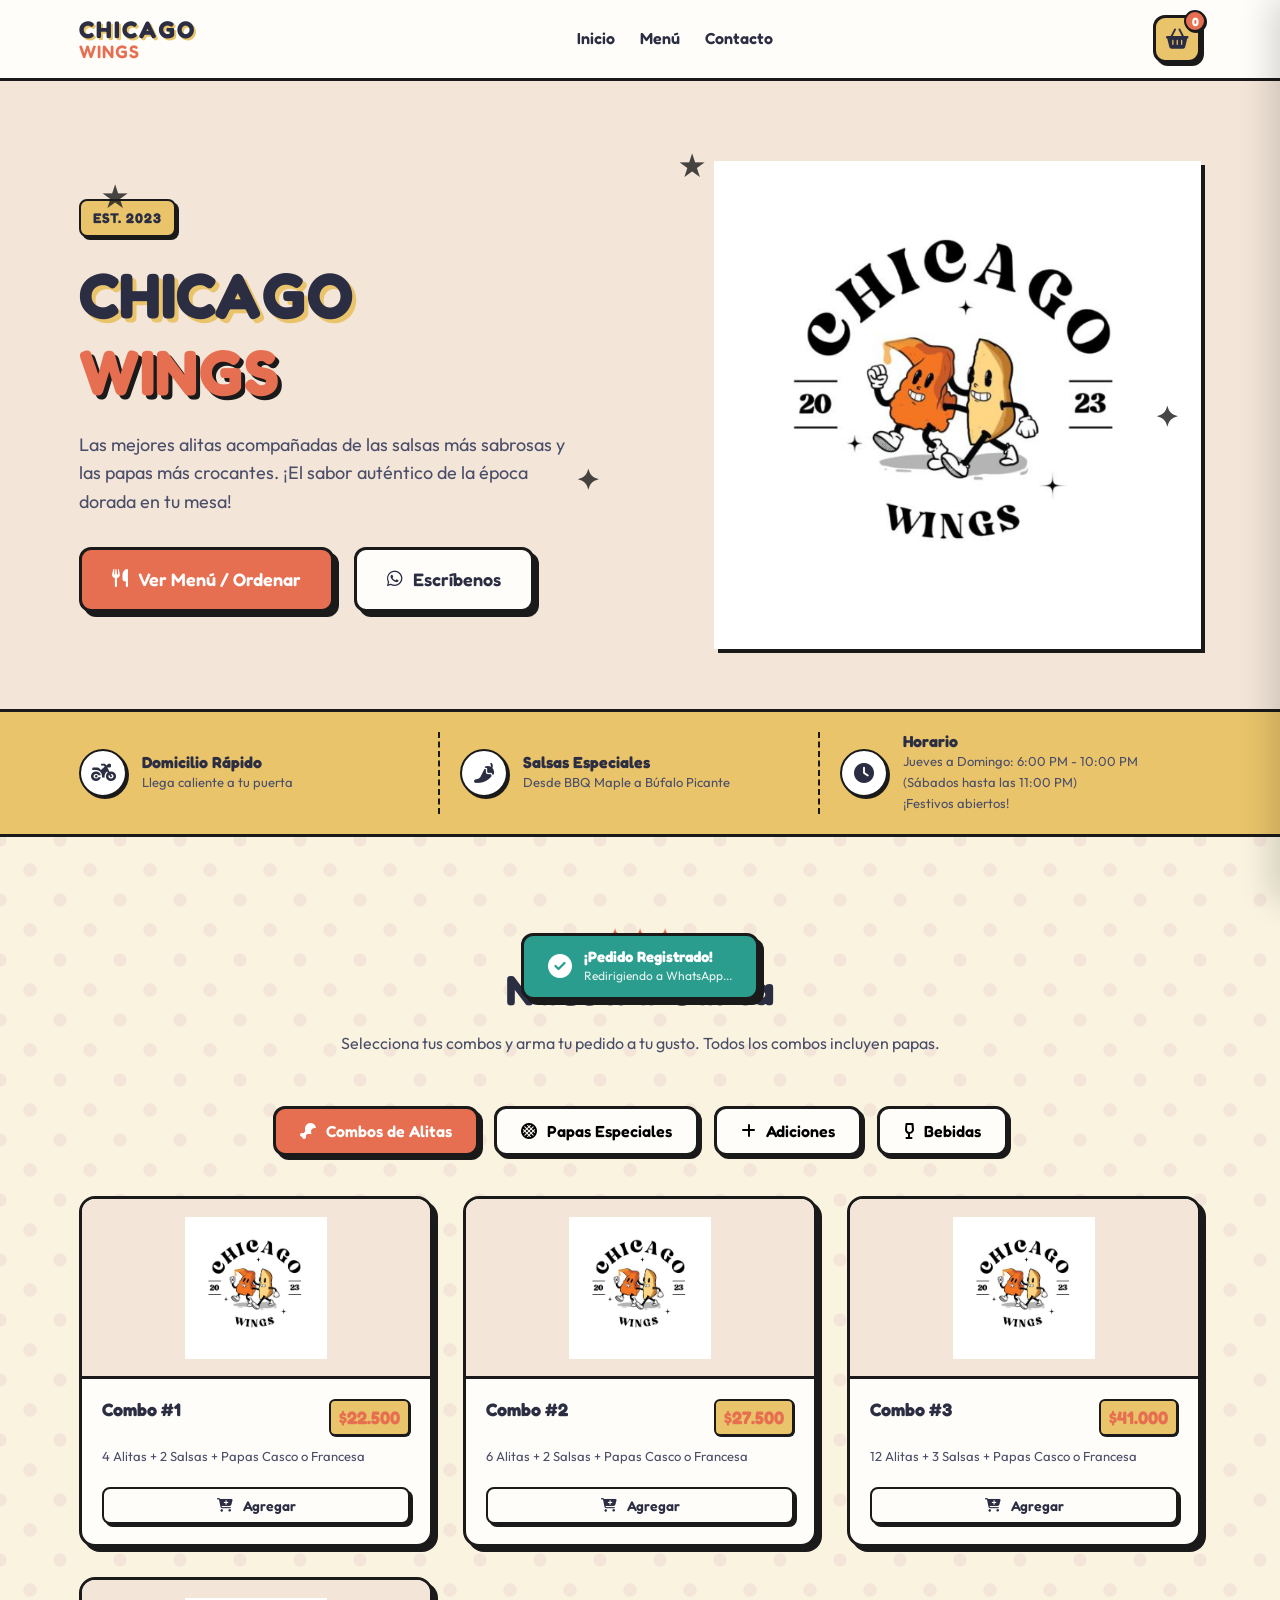
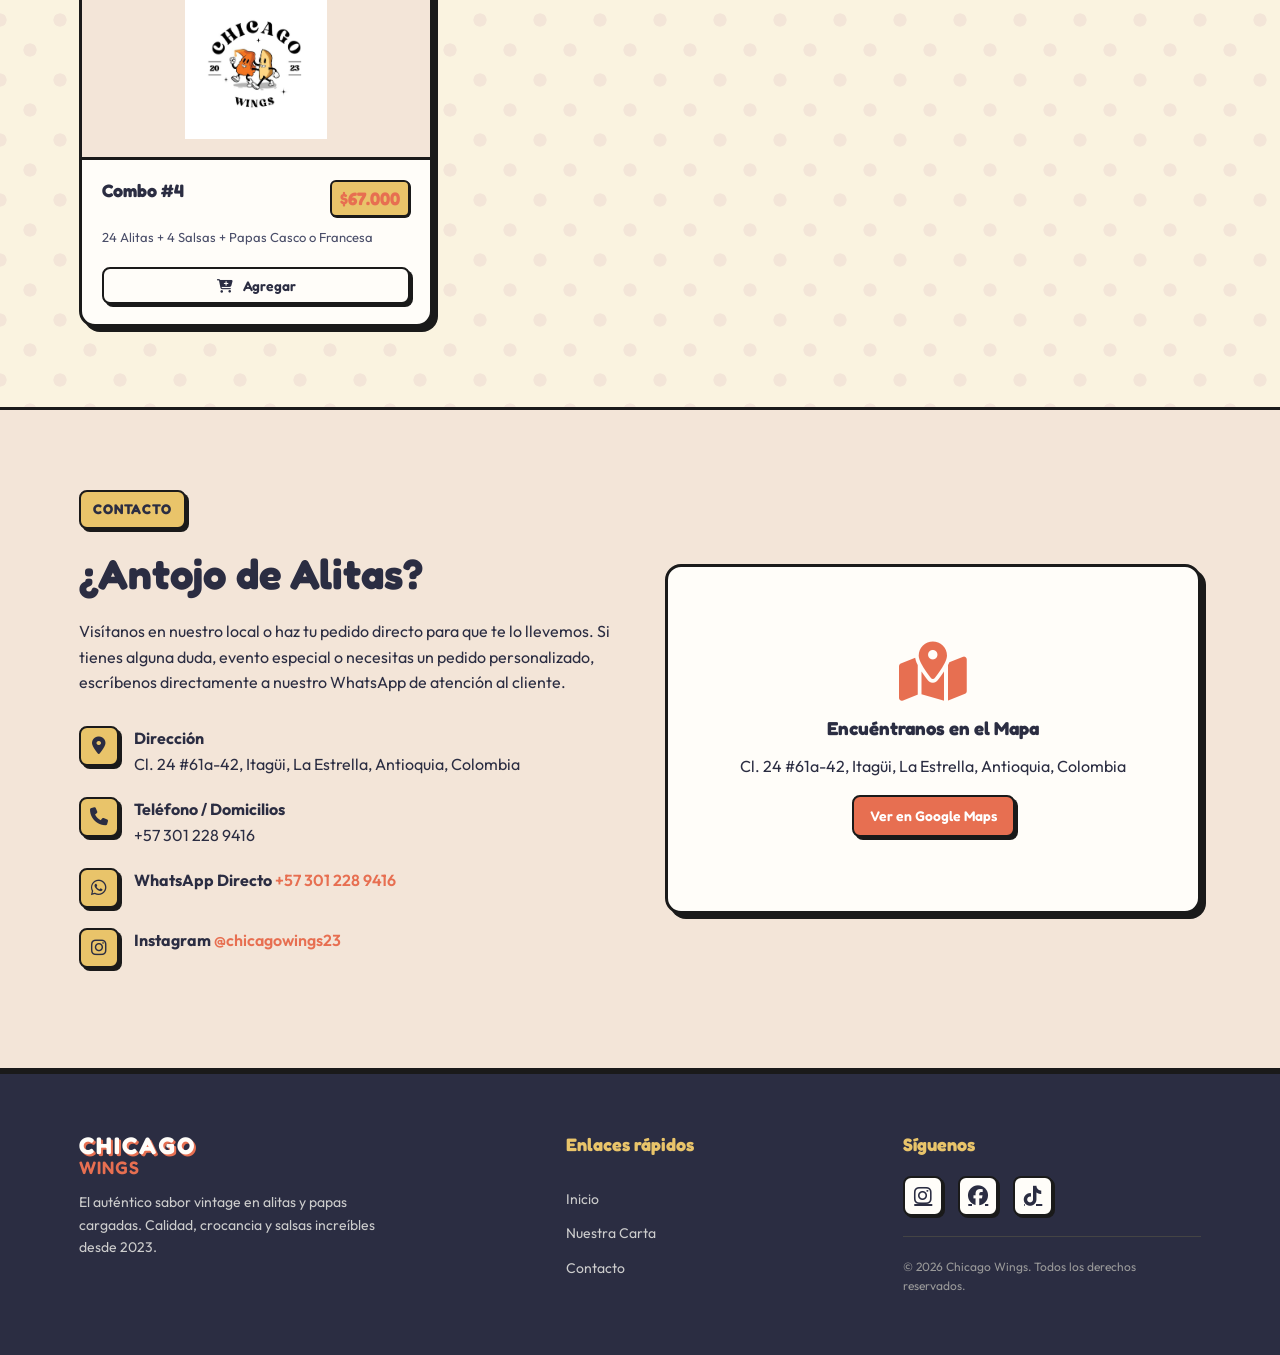
<file: public/index.html>
<!DOCTYPE html>
<html lang="es">
<head>
  <meta charset="UTF-8">
  <meta name="viewport" content="width=device-width, initial-scale=1.0">
  <title>Chicago Wings - Alitas y Papas Vintage</title>
  <!-- SEO Meta Tags -->
  <meta name="description" content="Pide las mejores alitas y papas con el auténtico estilo y sabor de Chicago Wings. Haz tu pedido en línea y recíbelo por WhatsApp.">
  <meta name="keywords" content="alitas, papas, salchipapa, chicago wings, comida rapida, pedir alitas, bogota">
  
  <!-- Google Fonts -->
  <link rel="preconnect" href="https://fonts.googleapis.com">
  <link rel="preconnect" href="https://fonts.gstatic.com" crossorigin>
  <link href="https://fonts.googleapis.com/css2?family=Fredoka:wght@400;600;700&family=Outfit:wght@300;400;500;700&display=swap" rel="stylesheet">
  
  <!-- FontAwesome Icons -->
  <link rel="stylesheet" href="https://cdnjs.cloudflare.com/ajax/libs/font-awesome/6.4.0/css/all.min.css">
  
  <!-- Custom Styles -->
  <link rel="stylesheet" href="css/style.css">
</head>
<body>
  <!-- Header / Navigation -->
  <header class="header">
    <div class="container nav-container">
      <a href="#" class="logo">
        <span class="logo-wings">CHICAGO</span>
        <span class="logo-text">WINGS</span>
      </a>
      <nav class="nav-menu" id="nav-menu">
        <a href="#hero" class="nav-link">Inicio</a>
        <a href="#menu-seccion" class="nav-link">Menú</a>
        <a href="#nosotros" class="nav-link">Contacto</a>
      </nav>
      <div class="nav-actions">
        <button class="cart-toggle-btn" id="cart-toggle-btn">
          <i class="fa-solid fa-shopping-basket"></i>
          <span class="cart-badge" id="cart-badge">0</span>
        </button>
        <button class="mobile-menu-btn" id="mobile-menu-btn">
          <i class="fa-solid fa-bars"></i>
        </button>
      </div>
    </div>
  </header>

  <!-- Hero Section (Portada) -->
  <section class="hero" id="hero">
    <div class="decorations">
      <div class="star star-1">★</div>
      <div class="star star-2">✦</div>
      <div class="star star-3">★</div>
      <div class="star star-4">✦</div>
    </div>
    
    <div class="container hero-container">
      <div class="hero-content">
        <div class="badge-vintage">EST. 2023</div>
        <h1 class="hero-title">CHICAGO <br><span class="highlight">WINGS</span></h1>
        <p class="hero-subtitle">Las mejores alitas acompañadas de las salsas más sabrosas y las papas más crocantes. ¡El sabor auténtico de la época dorada en tu mesa!</p>
        <div class="hero-actions">
          <a href="#menu-seccion" class="btn btn-primary btn-large">
            <i class="fa-solid fa-utensils"></i> Ver Menú / Ordenar
          </a>
          <a href="https://wa.me/573012289416" target="_blank" class="btn btn-outline btn-large">
            <i class="fa-brands fa-whatsapp"></i> Escríbenos
          </a>
        </div>
      </div>
      <div class="hero-image-wrapper">
        <div class="hero-image-bg"></div>
        <img src="assets/hero.png" alt="Chicago Wings Mascotas" class="hero-image">
      </div>
    </div>
  </section>

  <!-- Info Banner -->
  <section class="info-banner">
    <div class="container info-grid">
      <div class="info-item">
        <div class="info-icon"><i class="fa-solid fa-motorcycle"></i></div>
        <div>
          <h3>Domicilio Rápido</h3>
          <p>Llega caliente a tu puerta</p>
        </div>
      </div>
      <div class="info-item">
        <div class="info-icon"><i class="fa-solid fa-pepper-hot"></i></div>
        <div>
          <h3>Salsas Especiales</h3>
          <p>Desde BBQ Maple a Búfalo Picante</p>
        </div>
      </div>
      <div class="info-item">
        <div class="info-icon"><i class="fa-solid fa-clock"></i></div>
        <div>
          <h3>Horario</h3>
          <p>Jueves a Domingo: 6:00 PM - 10:00 PM<br>(Sábados hasta las 11:00 PM)<br>¡Festivos abiertos!</p>
        </div>
      </div>
    </div>
  </section>

  <!-- Menu Section -->
  <section class="menu-seccion" id="menu-seccion">
    <div class="container">
      <div class="section-header">
        <div class="star-divider">✦ ✦ ✦</div>
        <h2 class="section-title">Nuestra Carta</h2>
        <p class="section-desc">Selecciona tus combos y arma tu pedido a tu gusto. Todos los combos incluyen papas.</p>
      </div>

      <!-- Category Filter Tabs -->
      <div class="menu-tabs">
        <button class="tab-btn active" data-category="alitas">
          <i class="fa-solid fa-drumstick-bite"></i> Combos de Alitas
        </button>
        <button class="tab-btn" data-category="papas">
          <i class="fa-solid fa-stroopwafel"></i> Papas Especiales
        </button>
        <button class="tab-btn" data-category="adiciones">
          <i class="fa-solid fa-plus"></i> Adiciones
        </button>
        <button class="tab-btn" data-category="bebidas">
          <i class="fa-solid fa-wine-glass-empty"></i> Bebidas
        </button>
      </div>

      <!-- Menu Grid -->
      <div class="menu-grid" id="menu-grid">
        <!-- Javascript will populate items here -->
      </div>
    </div>
  </section>

  <!-- Contact Section -->
  <section class="nosotros" id="nosotros">
    <div class="container grid-2">
      <div class="nosotros-info">
        <div class="badge-vintage">CONTACTO</div>
        <h2 class="section-title text-left">¿Antojo de Alitas?</h2>
        <p>Visítanos en nuestro local o haz tu pedido directo para que te lo llevemos. Si tienes alguna duda, evento especial o necesitas un pedido personalizado, escríbenos directamente a nuestro WhatsApp de atención al cliente.</p>
        
        <ul class="contact-list">
          <li>
            <span class="icon-wrap"><i class="fa-solid fa-location-dot"></i></span>
            <div>
              <strong>Dirección</strong>
              <p>Cl. 24 #61a-42, Itagüi, La Estrella, Antioquia, Colombia</p>
            </div>
          </li>
          <li>
            <span class="icon-wrap"><i class="fa-solid fa-phone"></i></span>
            <div>
              <strong>Teléfono / Domicilios</strong>
              <p>+57 301 228 9416</p>
            </div>
          </li>
          <li>
            <span class="icon-wrap"><i class="fa-brands fa-whatsapp"></i></span>
            <div>
              <strong>WhatsApp Directo</strong>
              <a href="https://wa.me/573012289416" target="_blank">+57 301 228 9416</a>
            </div>
          </li>
          <li>
            <span class="icon-wrap"><i class="fa-brands fa-instagram"></i></span>
            <div>
              <strong>Instagram</strong>
              <a href="https://www.instagram.com/chicagowings23/profilecard/?igsh=MTZvdDN2dHU2b2VrZQ==" target="_blank">@chicagowings23</a>
            </div>
          </li>
        </ul>
      </div>
      <div class="nosotros-map">
        <div class="vintage-card map-card">
          <div class="map-placeholder">
            <i class="fa-solid fa-map-location-dot map-icon"></i>
            <h3>Encuéntranos en el Mapa</h3>
            <p>Cl. 24 #61a-42, Itagüi, La Estrella, Antioquia, Colombia</p>
            <a href="https://www.google.com/maps/search/?api=1&query=Cl.+24+%2361a-42%2C+Itag%C3%BCi%2C+La+Estrella%2C+Antioquia%2C+Colombia" target="_blank" class="btn btn-primary btn-small">Ver en Google Maps</a>
          </div>
        </div>
      </div>
    </div>
  </section>

  <!-- Footer -->
  <footer class="footer">
    <div class="container footer-grid">
      <div class="footer-brand">
        <a href="#" class="logo">
          <span class="logo-wings">CHICAGO</span>
          <span class="logo-text">WINGS</span>
        </a>
        <p>El auténtico sabor vintage en alitas y papas cargadas. Calidad, crocancia y salsas increíbles desde 2023.</p>
      </div>
      <div class="footer-links">
        <h3>Enlaces rápidos</h3>
        <a href="#hero">Inicio</a>
        <a href="#menu-seccion">Nuestra Carta</a>
        <a href="#nosotros">Contacto</a>
      </div>
      <div class="footer-social">
        <h3>Síguenos</h3>
        <div class="social-icons">
          <a href="https://www.instagram.com/chicagowings23/profilecard/?igsh=MTZvdDN2dHU2b2VrZQ==" target="_blank"><i class="fa-brands fa-instagram"></i></a>
          <a href="#"><i class="fa-brands fa-facebook"></i></a>
          <a href="#"><i class="fa-brands fa-tiktok"></i></a>
        </div>
        <p class="copyright">&copy; 2026 Chicago Wings. Todos los derechos reservados.</p>
      </div>
    </div>
  </footer>

  <!-- Shopping Cart Drawer -->
  <div class="cart-drawer-overlay" id="cart-drawer-overlay"></div>
  <div class="cart-drawer" id="cart-drawer">
    <div class="cart-header">
      <h2><i class="fa-solid fa-shopping-basket"></i> Tu Pedido</h2>
      <button class="cart-close-btn" id="cart-close-btn">&times;</button>
    </div>
    
    <div class="cart-body" id="cart-body">
      <!-- Items will render here -->
      <div class="empty-cart" id="empty-cart">
        <i class="fa-solid fa-folder-open empty-icon"></i>
        <p>Tu carrito está vacío.</p>
        <a href="#menu-seccion" class="btn btn-primary btn-small" id="go-to-menu-btn">Ver la carta</a>
      </div>
      <div class="cart-items" id="cart-items-container"></div>
    </div>
    
    <!-- Checkout Form Section (visible only when cart has items) -->
    <div class="cart-footer" id="cart-footer" style="display: none;">
      <div class="cart-totals">
        <div class="totals-row">
          <span>Subtotal</span>
          <span id="cart-subtotal">$0</span>
        </div>
        <div class="totals-row">
          <span>Envío</span>
          <span id="cart-shipping">$4.000</span>
        </div>
        <div class="totals-row total-final">
          <span>Total</span>
          <span id="cart-total">$0</span>
        </div>
      </div>
      
      <form class="checkout-form" id="checkout-form">
        <h3>Datos de Entrega</h3>
        
        <div class="form-group">
          <label for="cust-name">Nombre completo *</label>
          <input type="text" id="cust-name" placeholder="Ej. Juan Pérez" required>
        </div>
        
        <div class="form-group">
          <label for="cust-phone">WhatsApp / Celular *</label>
          <input type="tel" id="cust-phone" placeholder="Ej. 3201234567" required>
        </div>

        <div class="form-group">
          <label>Tipo de Servicio *</label>
          <div class="radio-group">
            <label class="radio-label">
              <input type="radio" name="delivery-type" value="domicilio" checked required>
              Domicilio
            </label>
            <label class="radio-label">
              <input type="radio" name="delivery-type" value="recoger">
              Recoger en local
            </label>
          </div>
        </div>
        
        <div class="form-group" id="address-group">
          <label for="cust-address">Dirección de Entrega *</label>
          <input type="text" id="cust-address" placeholder="Ej. Calle 10 # 5-20 Apto 302">
          <span style="font-size: 11px; color: var(--color-primary); display: block; margin-top: 6px; font-weight: 500; line-height: 1.3;">
            <i class="fa-solid fa-circle-info"></i> El costo del envío te lo dará un asesor por WhatsApp apenas envíes el pedido.
          </span>
        </div>
        
        <div class="form-group">
          <label>Método de Pago *</label>
          <div style="background: #fdfdfd; border: 1px dashed var(--color-primary); padding: 12px; border-radius: 6px; font-size: 12px; color: var(--color-dark); display: flex; align-items: flex-start; gap: 8px; box-sizing: border-box; text-align: left;">
            <i class="fa-solid fa-credit-card" style="color: var(--color-primary); font-size: 16px; margin-top: 2px;"></i>
            <div>
              <strong style="display: block; margin-bottom: 2px;">Coordinado por WhatsApp</strong>
              <span style="font-size: 11px; color: var(--color-dark-muted); line-height: 1.3; display: block;">
                Los detalles de pago (transferencia a Nequi/Bancolombia o efectivo) se acordarán directamente con el asesor al enviar tu pedido.
              </span>
            </div>
          </div>
          <!-- Campo oculto para mantener compatibilidad con la lectura en JS -->
          <input type="hidden" id="payment-method" value="Acordar por WhatsApp">
        </div>
        
        <button type="submit" class="btn btn-primary btn-block btn-large checkout-submit-btn" id="checkout-submit-btn">
          <i class="fa-brands fa-whatsapp"></i> Confirmar y Enviar por WhatsApp
        </button>
      </form>
    </div>
  </div>

  <!-- Modal for Customization (Combo / Potato sauces selection) -->
  <div class="modal-overlay" id="custom-modal-overlay"></div>
  <div class="modal" id="custom-modal">
    <div class="modal-header">
      <h2 id="modal-title">Personaliza tu producto</h2>
      <button class="modal-close-btn" id="modal-close-btn">&times;</button>
    </div>
    <div class="modal-body" id="modal-body">
      <!-- Generated dynamically based on the product -->
    </div>
    <div class="modal-footer">
      <button class="btn btn-outline" id="modal-cancel-btn">Cancelar</button>
      <button class="btn btn-primary" id="modal-confirm-btn">Agregar al carrito</button>
    </div>
  </div>

  <!-- Order Success Notification Toast -->
  <div class="toast" id="toast">
    <i class="fa-solid fa-circle-check"></i>
    <div class="toast-content">
      <h4>¡Pedido Registrado!</h4>
      <p>Redirigiendo a WhatsApp...</p>
    </div>
  </div>



  <!-- JS Scripts -->
  <script src="js/app.js"></script>
</body>
</html>
</file>
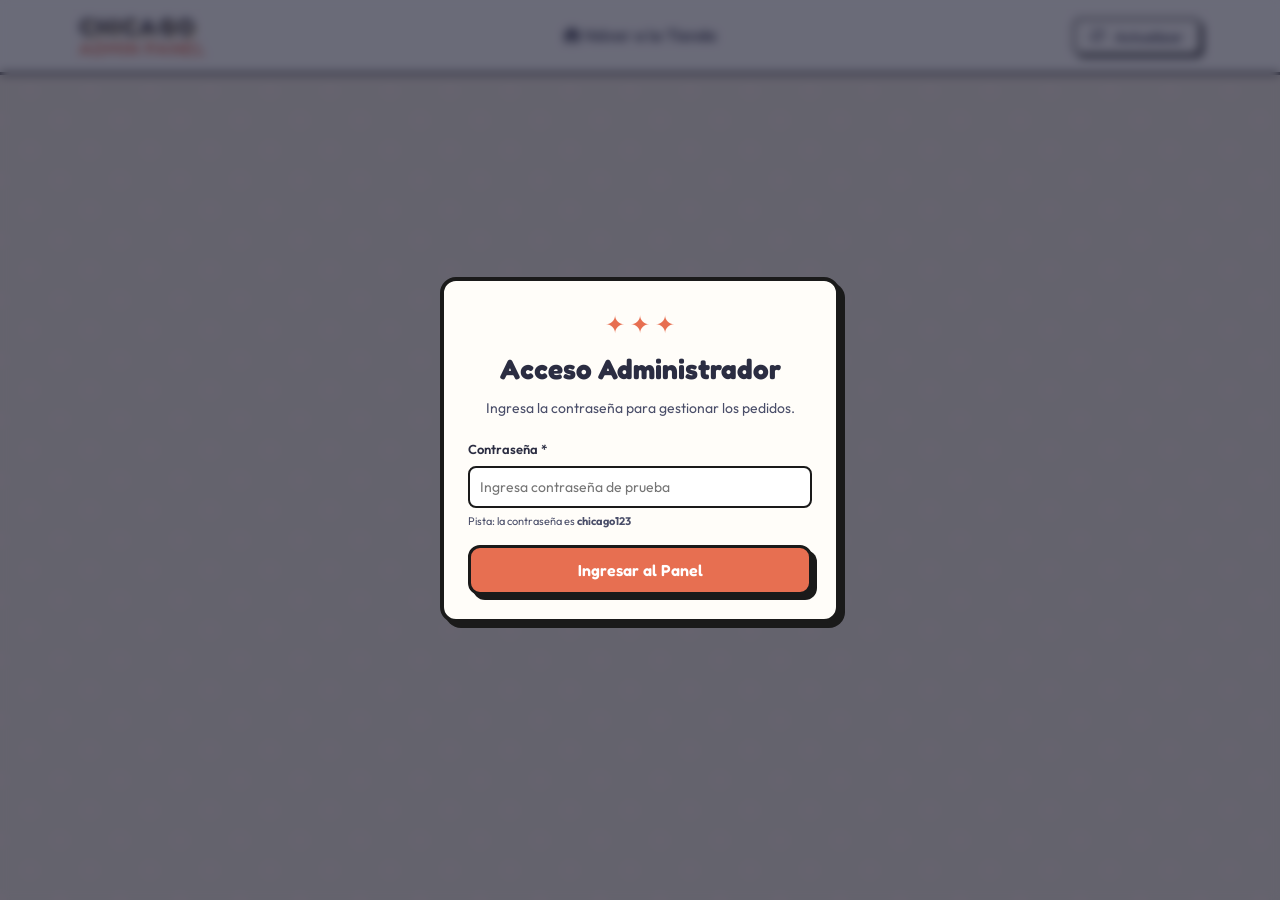
<file: public/admin.html>
<!DOCTYPE html>
<html lang="es">
<head>
  <meta charset="UTF-8">
  <meta name="viewport" content="width=device-width, initial-scale=1.0">
  <title>Panel de Control - Chicago Wings Admin</title>
  
  <!-- Google Fonts -->
  <link rel="preconnect" href="https://fonts.googleapis.com">
  <link rel="preconnect" href="https://fonts.gstatic.com" crossorigin>
  <link href="https://fonts.googleapis.com/css2?family=Fredoka:wght@400;600;700&family=Outfit:wght@300;400;500;700&display=swap" rel="stylesheet">
  
  <!-- FontAwesome Icons -->
  <link rel="stylesheet" href="https://cdnjs.cloudflare.com/ajax/libs/font-awesome/6.4.0/css/all.min.css">
  
  <!-- Custom Styles -->
  <link rel="stylesheet" href="css/style.css">
  <link rel="stylesheet" href="css/admin.css">
</head>
<body class="admin-body">
  
  <!-- Navigation Header -->
  <header class="header">
    <div class="container nav-container">
      <a href="index.html" class="logo">
        <span class="logo-wings">CHICAGO</span>
        <span class="logo-text">ADMIN PANEL</span>
      </a>
      <nav class="nav-menu">
        <a href="index.html" class="nav-link"><i class="fa-solid fa-house"></i> Volver a la Tienda</a>
      </nav>
      <div class="nav-actions">
        <button class="btn btn-outline btn-small" id="refresh-orders-btn">
          <i class="fa-solid fa-arrows-rotate"></i> Actualizar
        </button>
      </div>
    </div>
  </header>

  <!-- Login Overlay (Simple Security Demonstration) -->
  <div class="login-overlay active" id="login-overlay">
    <div class="vintage-card login-card">
      <div class="star-divider">✦ ✦ ✦</div>
      <h2>Acceso Administrador</h2>
      <p>Ingresa la contraseña para gestionar los pedidos.</p>
      
      <form id="login-form">
        <div class="form-group" style="text-align: left;">
          <label for="admin-pass">Contraseña *</label>
          <input type="password" id="admin-pass" placeholder="Ingresa contraseña de prueba" required>
          <span style="font-size: 11px; color: var(--color-dark-muted); margin-top: 5px; display: block;">Pista: la contraseña es <strong>chicago123</strong></span>
        </div>
        <button type="submit" class="btn btn-primary btn-block">Ingresar al Panel</button>
      </form>
    </div>
  </div>

  <!-- Admin Main Dashboard -->
  <main class="container admin-dashboard" style="display: none;" id="admin-dashboard-content">
    <div class="dashboard-header">
      <div>
        <h1 class="dashboard-title">Monitoreo de Pedidos</h1>
        <p class="dashboard-subtitle">Visualiza y gestiona las órdenes de Chicago Wings en tiempo real.</p>
      </div>
      <div class="stats-cards">
        <div class="stat-mini-card">
          <span class="stat-num" id="stat-pending">0</span>
          <span class="stat-label">Pendientes</span>
        </div>
        <div class="stat-mini-card" style="background-color: var(--color-secondary);">
          <span class="stat-num" id="stat-preparing">0</span>
          <span class="stat-label">Preparando</span>
        </div>
        <div class="stat-mini-card" style="background-color: var(--color-success); color: white;">
          <span class="stat-num" id="stat-delivered" style="color: white;">0</span>
          <span class="stat-label">Entregados</span>
        </div>
      </div>
    </div>

    <!-- Filters Section -->
    <div class="filter-bar vintage-card">
      <div class="filter-group">
        <span class="filter-title"><i class="fa-solid fa-filter"></i> Filtrar por Estado:</span>
        <div class="filter-buttons">
          <button class="filter-btn active" data-status="Todos">Todos</button>
          <button class="filter-btn" data-status="Pendiente">Pendientes</button>
          <button class="filter-btn" data-status="Preparando">Preparando</button>
          <button class="filter-btn" data-status="Enviado">Enviados</button>
          <button class="filter-btn" data-status="Entregado">Entregados</button>
          <button class="filter-btn" data-status="Cancelado">Cancelados</button>
        </div>
      </div>
      <div class="search-group">
        <input type="text" id="search-input" placeholder="Buscar por cliente o teléfono...">
      </div>
    </div>

    <!-- Orders Board -->
    <div class="orders-board">
      <div class="orders-list" id="orders-list">
        <!-- Javascript will inject orders here -->
        <div class="no-orders" id="no-orders-msg">
          <i class="fa-solid fa-circle-info empty-icon"></i>
          <h3>Sin pedidos en este momento</h3>
          <p>Los nuevos pedidos realizados por clientes aparecerán aquí automáticamente.</p>
        </div>
      </div>
    </div>
  </main>

  <!-- Sound effect for new orders -->
  <audio id="notification-sound" src="https://assets.mixkit.co/active_storage/sfx/2869/2869-500.wav" preload="auto"></audio>
  
  <!-- Sound effect for paid orders (cash register sound) -->
  <audio id="payment-sound" src="https://assets.mixkit.co/active_storage/sfx/2019/2019-200.wav" preload="auto"></audio>

  <!-- Notification Container for Real-time alerts -->
  <div id="admin-notifications" style="position: fixed; top: 90px; right: 20px; z-index: 9999; display: flex; flex-direction: column; gap: 10px; pointer-events: none;"></div>

  <!-- JS Scripts -->
  <script src="js/admin.js"></script>
</body>
</html>
</file>
<file: public/css/style.css>
/* ==========================================================================
   CHICAGO WINGS - ESTILO RETRO VINTAGE / NEO-BRUTALISTA
   ========================================================================== */

/* Variables del Sistema de Diseño */
:root {
  --color-bg-cream: #FAF3E0;
  --color-bg-paper: #F3E5D8;
  --color-bg-card: #FFFDF9;
  --color-primary: #E76F51;
  --color-primary-hover: #F4A261;
  --color-secondary: #E9C46A;
  --color-dark: #2B2D42;
  --color-dark-muted: #4A4E69;
  --color-border: #1A1A1A;
  --color-success: #2A9D8F;
  --font-headers: 'Fredoka', cursive, sans-serif;
  --font-body: 'Outfit', sans-serif;
  --shadow-flat: 5px 5px 0px var(--color-border);
  --shadow-flat-sm: 3px 3px 0px var(--color-border);
  --shadow-flat-lg: 8px 8px 0px var(--color-border);
  --transition-fast: 0.2s cubic-bezier(0.175, 0.885, 0.32, 1.275);
}

/* Reset y Estilos Globales */
* {
  box-sizing: border-box;
  margin: 0;
  padding: 0;
}

html {
  scroll-behavior: smooth;
}

body {
  font-family: var(--font-body);
  background-color: var(--color-bg-cream);
  color: var(--color-dark);
  line-height: 1.6;
  overflow-x: hidden;
  background-image: 
    radial-gradient(var(--color-bg-paper) 15%, transparent 16%),
    radial-gradient(var(--color-bg-paper) 15%, transparent 16%);
  background-size: 60px 60px;
  background-position: 0 0, 30px 30px;
}

.container {
  width: 90%;
  max-width: 1200px;
  margin: 0 auto;
  padding: 0 15px;
}

/* Tipografía */
h1, h2, h3, h4 {
  font-family: var(--font-headers);
  font-weight: 700;
  color: var(--color-dark);
  line-height: 1.2;
}

/* Botones con Estilo Neo-brutalista */
.btn {
  display: inline-flex;
  align-items: center;
  justify-content: center;
  gap: 10px;
  font-family: var(--font-headers);
  font-weight: 600;
  padding: 12px 24px;
  border: 3px solid var(--color-border);
  border-radius: 12px;
  cursor: pointer;
  text-decoration: none;
  font-size: 16px;
  transition: var(--transition-fast);
  position: relative;
  top: 0;
  left: 0;
}

.btn-primary {
  background-color: var(--color-primary);
  color: white;
  box-shadow: var(--shadow-flat);
}

.btn-primary:hover {
  background-color: var(--color-primary-hover);
  top: -3px;
  left: -3px;
  box-shadow: 8px 8px 0px var(--color-border);
}

.btn-primary:active {
  top: 3px;
  left: 3px;
  box-shadow: 2px 2px 0px var(--color-border);
}

.btn-outline {
  background-color: var(--color-bg-card);
  color: var(--color-dark);
  box-shadow: var(--shadow-flat);
}

.btn-outline:hover {
  background-color: var(--color-secondary);
  top: -3px;
  left: -3px;
  box-shadow: 8px 8px 0px var(--color-border);
}

.btn-outline:active {
  top: 3px;
  left: 3px;
  box-shadow: 2px 2px 0px var(--color-border);
}

.btn-small {
  padding: 8px 16px;
  font-size: 14px;
  border-radius: 8px;
  border-width: 2px;
  box-shadow: var(--shadow-flat-sm);
}
.btn-small:hover {
  box-shadow: 5px 5px 0px var(--color-border);
}

.btn-block {
  display: flex;
  width: 100%;
}

.btn-large {
  padding: 15px 30px;
  font-size: 18px;
}

/* Tarjeta Vintage General */
.vintage-card {
  background: var(--color-bg-card);
  border: 3px solid var(--color-border);
  border-radius: 16px;
  padding: 24px;
  box-shadow: var(--shadow-flat);
  transition: var(--transition-fast);
}

/* Header & Nav */
.header {
  background-color: var(--color-bg-card);
  border-bottom: 3px solid var(--color-border);
  position: sticky;
  top: 0;
  z-index: 100;
  padding: 15px 0;
}

.nav-container {
  display: flex;
  justify-content: space-between;
  align-items: center;
}

.logo {
  text-decoration: none;
  display: flex;
  flex-direction: column;
  line-height: 1;
}

.logo-wings {
  font-family: var(--font-headers);
  font-size: 24px;
  font-weight: 700;
  color: var(--color-dark);
  letter-spacing: 2px;
  text-shadow: 2px 2px 0px var(--color-secondary);
}

.logo-text {
  font-family: var(--font-headers);
  font-size: 18px;
  color: var(--color-primary);
  font-weight: 600;
  letter-spacing: 1px;
}

.nav-menu {
  display: flex;
  gap: 25px;
}

.nav-link {
  font-family: var(--font-headers);
  font-size: 16px;
  text-decoration: none;
  color: var(--color-dark);
  font-weight: 600;
  transition: color var(--transition-fast);
}

.nav-link:hover {
  color: var(--color-primary);
}

.admin-btn-nav {
  color: var(--color-dark-muted);
  border: 2px solid var(--color-border);
  padding: 4px 10px;
  border-radius: 8px;
  background-color: #f0f0f0;
}
.admin-btn-nav:hover {
  background-color: var(--color-secondary);
  color: var(--color-dark);
}

.nav-actions {
  display: flex;
  align-items: center;
  gap: 15px;
}

.cart-toggle-btn {
  background-color: var(--color-secondary);
  border: 3px solid var(--color-border);
  width: 48px;
  height: 48px;
  border-radius: 12px;
  display: flex;
  justify-content: center;
  align-items: center;
  cursor: pointer;
  position: relative;
  font-size: 20px;
  color: var(--color-dark);
  box-shadow: var(--shadow-flat-sm);
  transition: var(--transition-fast);
}

.cart-toggle-btn:hover {
  background-color: var(--color-primary);
  color: white;
  transform: translateY(-2px);
  box-shadow: 4px 4px 0px var(--color-border);
}

.cart-badge {
  position: absolute;
  top: -8px;
  right: -8px;
  background-color: var(--color-primary);
  color: white;
  font-family: var(--font-headers);
  font-size: 12px;
  font-weight: 700;
  border: 2px solid var(--color-border);
  border-radius: 50%;
  width: 22px;
  height: 22px;
  display: flex;
  align-items: center;
  justify-content: center;
  box-shadow: 1px 1px 0px var(--color-border);
}

.mobile-menu-btn {
  display: none;
  background: none;
  border: 3px solid var(--color-border);
  border-radius: 8px;
  width: 40px;
  height: 40px;
  font-size: 20px;
  cursor: pointer;
  align-items: center;
  justify-content: center;
}

/* Hero Section (Portada) */
.hero {
  position: relative;
  padding: 80px 0 60px 0;
  background-color: var(--color-bg-paper);
  border-bottom: 3px solid var(--color-border);
  overflow: hidden;
}

.hero-container {
  display: grid;
  grid-template-columns: 1.1fr 0.9fr;
  align-items: center;
  gap: 40px;
}

.badge-vintage {
  display: inline-block;
  background-color: var(--color-secondary);
  color: var(--color-dark);
  font-family: var(--font-headers);
  font-weight: 700;
  padding: 6px 12px;
  border: 2px solid var(--color-border);
  border-radius: 8px;
  box-shadow: var(--shadow-flat-sm);
  margin-bottom: 20px;
  font-size: 14px;
  letter-spacing: 1px;
}

.hero-title {
  font-size: 64px;
  margin-bottom: 20px;
  text-shadow: 4px 4px 0px var(--color-secondary);
}

.hero-title .highlight {
  color: var(--color-primary);
  text-shadow: 4px 4px 0px var(--color-border);
}

.hero-subtitle {
  font-size: 18px;
  margin-bottom: 30px;
  color: var(--color-dark-muted);
  max-width: 500px;
}

.hero-actions {
  display: flex;
  gap: 20px;
}

/* Animaciones e Imagen de Mascota Hero */
.hero-image-wrapper {
  position: relative;
  display: flex;
  justify-content: center;
  align-items: center;
}

.hero-image {
  max-width: 100%;
  height: auto;
  z-index: 2;
  animation: float 4s ease-in-out infinite;
  filter: drop-shadow(4px 4px 0px var(--color-border));
}

.hero-image-bg {
  position: absolute;
  width: 300px;
  height: 300px;
  background-color: var(--color-secondary);
  border: 3px solid var(--color-border);
  border-radius: 50%;
  z-index: 1;
  box-shadow: var(--shadow-flat);
}

@keyframes float {
  0% { transform: translateY(0px) rotate(0deg); }
  50% { transform: translateY(-15px) rotate(2deg); }
  100% { transform: translateY(0px) rotate(0deg); }
}

/* Estrellas decorativas retro */
.decorations .star {
  position: absolute;
  color: var(--color-border);
  font-size: 28px;
  font-weight: bold;
  z-index: 3;
  opacity: 0.8;
  animation: pulse 2s ease-in-out infinite;
}

.star-1 { top: 15%; left: 8%; animation-delay: 0s; }
.star-2 { top: 60%; left: 45%; font-size: 36px; animation-delay: 0.5s; }
.star-3 { top: 10%; right: 45%; animation-delay: 1s; }
.star-4 { top: 50%; right: 8%; font-size: 40px; animation-delay: 1.5s; }

@keyframes pulse {
  0% { transform: scale(1); }
  50% { transform: scale(1.2) rotate(15deg); color: var(--color-primary); }
  100% { transform: scale(1); }
}

/* Info Banner */
.info-banner {
  background-color: var(--color-secondary);
  border-bottom: 3px solid var(--color-border);
  padding: 20px 0;
}

.info-grid {
  display: grid;
  grid-template-columns: repeat(3, 1fr);
  gap: 20px;
}

.info-item {
  display: flex;
  align-items: center;
  gap: 15px;
  border-right: 2px dashed var(--color-border);
}
.info-item:last-child {
  border-right: none;
}

.info-icon {
  width: 48px;
  height: 48px;
  border: 2px solid var(--color-border);
  background: white;
  border-radius: 50%;
  display: flex;
  justify-content: center;
  align-items: center;
  font-size: 20px;
  box-shadow: 2px 2px 0px var(--color-border);
}

.info-item h3 {
  font-size: 16px;
  font-family: var(--font-headers);
}
.info-item p {
  font-size: 13px;
  color: var(--color-dark-muted);
}

/* Menu Section */
.menu-seccion {
  padding: 80px 0;
}

.section-header {
  text-align: center;
  margin-bottom: 50px;
}

.star-divider {
  font-size: 24px;
  color: var(--color-primary);
  margin-bottom: 10px;
}

.section-title {
  font-size: 42px;
  margin-bottom: 15px;
}

.section-desc {
  color: var(--color-dark-muted);
  max-width: 600px;
  margin: 0 auto;
}

/* Tabs */
.menu-tabs {
  display: flex;
  justify-content: center;
  gap: 15px;
  margin-bottom: 40px;
  flex-wrap: wrap;
}

.tab-btn {
  background-color: var(--color-bg-card);
  border: 3px solid var(--color-border);
  padding: 12px 24px;
  border-radius: 12px;
  font-family: var(--font-headers);
  font-size: 16px;
  font-weight: 600;
  cursor: pointer;
  display: flex;
  align-items: center;
  gap: 10px;
  box-shadow: var(--shadow-flat-sm);
  transition: var(--transition-fast);
}

.tab-btn:hover {
  background-color: var(--color-secondary);
}

.tab-btn.active {
  background-color: var(--color-primary);
  color: white;
  box-shadow: 4px 4px 0px var(--color-border);
}

/* Menu Grid e Items */
.menu-grid {
  display: grid;
  grid-template-columns: repeat(auto-fill, minmax(280px, 1fr));
  gap: 30px;
}

.menu-item {
  background-color: var(--color-bg-card);
  border: 3px solid var(--color-border);
  border-radius: 16px;
  overflow: hidden;
  box-shadow: var(--shadow-flat);
  display: flex;
  flex-direction: column;
  transition: var(--transition-fast);
  position: relative;
}

.menu-item:hover {
  transform: translate(-4px, -4px);
  box-shadow: 8px 8px 0px var(--color-border);
}

.menu-item-img-wrapper {
  background-color: var(--color-bg-paper);
  border-bottom: 3px solid var(--color-border);
  height: 180px;
  display: flex;
  align-items: center;
  justify-content: center;
  overflow: hidden;
  position: relative;
}

.menu-item-img {
  max-width: 80%;
  max-height: 80%;
  object-fit: contain;
  transition: transform 0.3s;
}

.menu-item:hover .menu-item-img {
  transform: scale(1.1) rotate(2deg);
}

.menu-item-info {
  padding: 20px;
  display: flex;
  flex-direction: column;
  flex-grow: 1;
}

.menu-item-header {
  display: flex;
  justify-content: space-between;
  align-items: flex-start;
  margin-bottom: 10px;
}

.menu-item-title {
  font-size: 18px;
  font-weight: 700;
}

.menu-item-price {
  font-family: var(--font-headers);
  font-size: 18px;
  color: var(--color-primary);
  background-color: var(--color-secondary);
  border: 2px solid var(--color-border);
  padding: 2px 8px;
  border-radius: 6px;
  font-weight: 700;
  box-shadow: 1px 1px 0px var(--color-border);
}

.menu-item-desc {
  font-size: 13px;
  color: var(--color-dark-muted);
  margin-bottom: 20px;
  flex-grow: 1;
}

.menu-item-footer {
  margin-top: auto;
}

/* Contact Section & Map */
.nosotros {
  background-color: var(--color-bg-paper);
  border-top: 3px solid var(--color-border);
  border-bottom: 3px solid var(--color-border);
  padding: 80px 0;
}

.grid-2 {
  display: grid;
  grid-template-columns: 1fr 1fr;
  gap: 50px;
  align-items: center;
}

.text-left {
  text-align: left;
  margin-bottom: 20px;
}

.contact-list {
  list-style: none;
  margin-top: 30px;
}

.contact-list li {
  display: flex;
  align-items: flex-start;
  gap: 15px;
  margin-bottom: 20px;
}

.icon-wrap {
  width: 40px;
  height: 40px;
  background-color: var(--color-secondary);
  border: 2px solid var(--color-border);
  border-radius: 8px;
  display: flex;
  justify-content: center;
  align-items: center;
  font-size: 18px;
  box-shadow: var(--shadow-flat-sm);
  color: var(--color-dark);
}

.contact-list a {
  color: var(--color-primary);
  font-weight: 600;
  text-decoration: none;
}
.contact-list a:hover {
  text-decoration: underline;
}

.map-card {
  height: 350px;
  display: flex;
  justify-content: center;
  align-items: center;
  text-align: center;
}

.map-placeholder {
  display: flex;
  flex-direction: column;
  align-items: center;
  gap: 15px;
}

.map-icon {
  font-size: 60px;
  color: var(--color-primary);
  animation: float 4s ease-in-out infinite;
}

/* Footer */
.footer {
  background-color: var(--color-dark);
  color: #E6DCD2;
  padding: 60px 0 20px 0;
  border-top: 3px solid var(--color-border);
}

.footer-grid {
  display: grid;
  grid-template-columns: 1.5fr 1fr 1fr;
  gap: 40px;
  margin-bottom: 40px;
}

.footer h3 {
  color: var(--color-secondary);
  margin-bottom: 20px;
  font-size: 18px;
}

.footer-brand .logo-wings {
  color: #FFFDF9;
  text-shadow: 2px 2px 0px var(--color-primary);
}

.footer-brand p {
  margin-top: 15px;
  font-size: 14px;
  color: #ccc;
  max-width: 300px;
}

.footer-links {
  display: flex;
  flex-direction: column;
  gap: 12px;
}

.footer-links a {
  color: #ccc;
  text-decoration: none;
  font-size: 14px;
  transition: color 0.2s;
}

.footer-links a:hover {
  color: var(--color-primary);
}

.social-icons {
  display: flex;
  gap: 15px;
  margin-bottom: 20px;
}

.social-icons a {
  display: flex;
  justify-content: center;
  align-items: center;
  width: 40px;
  height: 40px;
  background-color: var(--color-bg-card);
  border: 2px solid var(--color-border);
  color: var(--color-dark);
  border-radius: 8px;
  font-size: 20px;
  box-shadow: 2px 2px 0px var(--color-border);
  transition: var(--transition-fast);
}

.social-icons a:hover {
  background-color: var(--color-primary);
  color: white;
  transform: translateY(-2px);
}

.copyright {
  font-size: 12px;
  color: #999;
  border-top: 1px solid #444;
  padding-top: 20px;
  margin-top: 20px;
}

/* Cart Drawer */
.cart-drawer-overlay {
  position: fixed;
  top: 0;
  left: 0;
  width: 100vw;
  height: 100vh;
  background-color: rgba(0, 0, 0, 0.5);
  backdrop-filter: blur(4px);
  z-index: 998;
  opacity: 0;
  pointer-events: none;
  transition: opacity 0.3s ease;
}

.cart-drawer-overlay.active {
  opacity: 1;
  pointer-events: auto;
}

.cart-drawer {
  position: fixed;
  top: 0;
  right: -450px;
  width: 100%;
  max-width: 450px;
  height: 100vh;
  background-color: var(--color-bg-cream);
  border-left: 3px solid var(--color-border);
  z-index: 999;
  display: flex;
  flex-direction: column;
  transition: right 0.3s cubic-bezier(0.16, 1, 0.3, 1);
  box-shadow: -10px 0 30px rgba(0,0,0,0.15);
}

.cart-drawer.active {
  right: 0;
}

.cart-header {
  padding: 20px;
  border-bottom: 3px solid var(--color-border);
  background-color: var(--color-bg-card);
  display: flex;
  justify-content: space-between;
  align-items: center;
}

.cart-close-btn {
  background: none;
  border: none;
  font-size: 32px;
  cursor: pointer;
  color: var(--color-dark);
  font-weight: bold;
}

.cart-body {
  flex-grow: 1;
  overflow-y: auto;
  padding: 20px;
}

.empty-cart {
  text-align: center;
  padding: 40px 0;
}

.empty-icon {
  font-size: 60px;
  color: var(--color-dark-muted);
  margin-bottom: 15px;
}

.cart-items {
  display: flex;
  flex-direction: column;
  gap: 15px;
}

/* Cart Item Card */
.cart-item {
  background: white;
  border: 2px solid var(--color-border);
  border-radius: 12px;
  padding: 15px;
  box-shadow: var(--shadow-flat-sm);
  display: flex;
  gap: 12px;
  position: relative;
}

.cart-item-info {
  flex-grow: 1;
}

.cart-item-title {
  font-family: var(--font-headers);
  font-size: 16px;
  font-weight: 600;
  margin-bottom: 4px;
}

.cart-item-customizations {
  font-size: 11px;
  color: var(--color-dark-muted);
  line-height: 1.4;
  margin-bottom: 8px;
}

.cart-item-bottom {
  display: flex;
  justify-content: space-between;
  align-items: center;
}

.cart-item-price {
  font-weight: 700;
  color: var(--color-primary);
  font-size: 14px;
}

.qty-controls {
  display: flex;
  align-items: center;
  border: 2px solid var(--color-border);
  border-radius: 6px;
  overflow: hidden;
  background: var(--color-bg-cream);
}

.qty-btn {
  background: none;
  border: none;
  width: 26px;
  height: 26px;
  cursor: pointer;
  font-weight: bold;
  font-size: 14px;
  display: flex;
  align-items: center;
  justify-content: center;
  transition: background 0.2s;
}
.qty-btn:hover {
  background-color: var(--color-secondary);
}

.qty-val {
  width: 30px;
  text-align: center;
  font-weight: 600;
  font-size: 13px;
  border-left: 2px solid var(--color-border);
  border-right: 2px solid var(--color-border);
}

.cart-item-remove {
  background: none;
  border: none;
  color: #C0392B;
  cursor: pointer;
  font-size: 16px;
  padding: 5px;
}

/* Cart Footer & Checkout Form */
.cart-footer {
  padding: 20px;
  border-top: 3px solid var(--color-border);
  background-color: var(--color-bg-card);
  max-height: 70vh;
  overflow-y: auto;
}

.cart-totals {
  margin-bottom: 20px;
  display: flex;
  flex-direction: column;
  gap: 8px;
}

.totals-row {
  display: flex;
  justify-content: space-between;
  font-size: 14px;
}

.total-final {
  border-top: 2px dashed var(--color-border);
  padding-top: 10px;
  font-family: var(--font-headers);
  font-size: 20px;
  font-weight: 700;
}

.checkout-form {
  border-top: 2px solid var(--color-border);
  padding-top: 20px;
}

.checkout-form h3 {
  font-size: 18px;
  margin-bottom: 15px;
}

.form-group {
  margin-bottom: 15px;
}

.form-group label {
  display: block;
  font-weight: 600;
  font-size: 13px;
  margin-bottom: 6px;
}

.form-group input, 
.form-group select {
  width: 100%;
  padding: 10px;
  border: 2px solid var(--color-border);
  border-radius: 8px;
  font-family: var(--font-body);
  font-size: 14px;
  background-color: white;
  outline: none;
}
.form-group input:focus, 
.form-group select:focus {
  border-color: var(--color-primary);
  box-shadow: 0 0 0 2px rgba(231,111,81,0.2);
}

.radio-group {
  display: flex;
  gap: 20px;
}

.radio-label {
  display: flex;
  align-items: center;
  gap: 6px;
  font-size: 14px;
  cursor: pointer;
  font-weight: normal !important;
}

.radio-label input {
  width: auto;
  cursor: pointer;
}

.checkout-submit-btn {
  margin-top: 10px;
}

/* Modals */
.modal-overlay {
  position: fixed;
  top: 0;
  left: 0;
  width: 100vw;
  height: 100vh;
  background-color: rgba(0, 0, 0, 0.5);
  backdrop-filter: blur(4px);
  z-index: 1001;
  opacity: 0;
  pointer-events: none;
  transition: opacity 0.3s ease;
}

.modal-overlay.active {
  opacity: 1;
  pointer-events: auto;
}

.modal {
  position: fixed;
  top: 50%;
  left: 50%;
  transform: translate(-50%, -50%) scale(0.9);
  width: 90%;
  max-width: 500px;
  background-color: var(--color-bg-cream);
  border: 3px solid var(--color-border);
  border-radius: 16px;
  z-index: 1002;
  box-shadow: var(--shadow-flat-lg);
  opacity: 0;
  pointer-events: none;
  transition: all 0.3s cubic-bezier(0.175, 0.885, 0.32, 1.275);
  display: flex;
  flex-direction: column;
}

.modal.active {
  transform: translate(-50%, -50%) scale(1);
  opacity: 1;
  pointer-events: auto;
}

.modal-header {
  padding: 15px 20px;
  border-bottom: 3px solid var(--color-border);
  background-color: var(--color-bg-card);
  display: flex;
  justify-content: space-between;
  align-items: center;
}

.modal-close-btn {
  background: none;
  border: none;
  font-size: 28px;
  cursor: pointer;
}

.modal-body {
  padding: 20px;
  max-height: 60vh;
  overflow-y: auto;
}

.modal-footer {
  padding: 15px 20px;
  border-top: 3px solid var(--color-border);
  background-color: var(--color-bg-card);
  display: flex;
  justify-content: flex-end;
  gap: 10px;
}

/* Modal Customization Controls */
.modal-section {
  margin-bottom: 20px;
}
.modal-section:last-child {
  margin-bottom: 0;
}

.modal-section h4 {
  font-family: var(--font-headers);
  font-size: 16px;
  margin-bottom: 10px;
  border-bottom: 2px dashed var(--color-border);
  padding-bottom: 5px;
}

.option-grid {
  display: grid;
  grid-template-columns: repeat(2, 1fr);
  gap: 10px;
}

.opt-card {
  border: 2px solid var(--color-border);
  background: white;
  border-radius: 8px;
  padding: 10px;
  cursor: pointer;
  display: flex;
  align-items: center;
  gap: 8px;
  font-size: 13px;
  transition: var(--transition-fast);
}

.opt-card:hover {
  background-color: var(--color-bg-paper);
}

.opt-card input {
  cursor: pointer;
}

.opt-card.selected {
  background-color: var(--color-secondary);
  border-color: var(--color-border);
  box-shadow: 2px 2px 0px var(--color-border);
}

/* Toast Notification */
.toast {
  position: fixed;
  bottom: -100px;
  left: 50%;
  transform: translateX(-50%);
  background-color: var(--color-success);
  color: white;
  border: 3px solid var(--color-border);
  border-radius: 12px;
  padding: 12px 24px;
  display: flex;
  align-items: center;
  gap: 12px;
  z-index: 1005;
  box-shadow: var(--shadow-flat);
  transition: bottom 0.4s cubic-bezier(0.175, 0.885, 0.32, 1.275);
}

.toast.active {
  bottom: 30px;
}

.toast i {
  font-size: 24px;
}

.toast-content h4 {
  color: white;
  font-size: 15px;
}
.toast-content p {
  font-size: 12px;
  opacity: 0.9;
}

/* Responsive Breakpoints */
@media (max-width: 992px) {
  .hero-container {
    grid-template-columns: 1fr;
    text-align: center;
    padding-top: 30px;
  }
  .hero-title {
    font-size: 48px;
  }
  .hero-subtitle {
    margin: 0 auto 30px auto;
  }
  .hero-actions {
    justify-content: center;
  }
  .hero-image-bg {
    width: 250px;
    height: 250px;
  }
  .grid-2 {
    grid-template-columns: 1fr;
  }
  .info-grid {
    grid-template-columns: 1fr;
  }
  .info-item {
    border-right: none;
    border-bottom: 2px dashed var(--color-border);
    padding-bottom: 15px;
  }
  .info-item:last-child {
    border-bottom: none;
    padding-bottom: 0;
  }
  .footer-grid {
    grid-template-columns: 1fr;
  }
}

@media (max-width: 768px) {
  .mobile-menu-btn {
    display: flex;
  }
  .nav-menu {
    position: fixed;
    top: 79px;
    left: -100%;
    width: 100%;
    height: calc(100vh - 79px);
    background-color: var(--color-bg-card);
    border-top: 3px solid var(--color-border);
    flex-direction: column;
    padding: 30px;
    gap: 20px;
    transition: left 0.3s ease;
    z-index: 99;
  }
  .nav-menu.active {
    left: 0;
  }
  .menu-tabs {
    flex-direction: column;
    width: 100%;
  }
  .tab-btn {
    width: 100%;
    justify-content: center;
  }
  .option-grid {
    grid-template-columns: 1fr;
  }
}
</file>
<file: public/css/admin.css>
/* ==========================================================================
   CHICAGO WINGS - ESTILOS PANEL DE ADMINISTRACIÓN (ADMIN.CSS)
   ========================================================================== */

.admin-body {
  background-color: #ECE3D4;
}

/* Login Overlay */
.login-overlay {
  position: fixed;
  top: 0;
  left: 0;
  width: 100vw;
  height: 100vh;
  background-color: rgba(43, 45, 66, 0.7);
  backdrop-filter: blur(5px);
  z-index: 200;
  display: flex;
  justify-content: center;
  align-items: center;
  opacity: 0;
  pointer-events: none;
  transition: opacity 0.3s ease;
}

.login-overlay.active {
  opacity: 1;
  pointer-events: auto;
}

.login-card {
  width: 90%;
  max-width: 400px;
  text-align: center;
  border-width: 4px;
}

.login-card h2 {
  font-size: 28px;
  margin-bottom: 10px;
}

.login-card p {
  color: var(--color-dark-muted);
  font-size: 14px;
  margin-bottom: 20px;
}

/* Dashboard Layout */
.admin-dashboard {
  padding: 40px 15px;
}

.dashboard-header {
  display: flex;
  justify-content: space-between;
  align-items: center;
  margin-bottom: 40px;
  flex-wrap: wrap;
  gap: 20px;
}

.dashboard-title {
  font-size: 36px;
  margin-bottom: 5px;
  text-shadow: 2px 2px 0px var(--color-secondary);
}

.dashboard-subtitle {
  color: var(--color-dark-muted);
  font-size: 15px;
}

.stats-cards {
  display: flex;
  gap: 15px;
}

.stat-mini-card {
  background-color: var(--color-bg-card);
  border: 2px solid var(--color-border);
  border-radius: 12px;
  padding: 10px 20px;
  min-width: 110px;
  text-align: center;
  box-shadow: var(--shadow-flat-sm);
  display: flex;
  flex-direction: column;
  justify-content: center;
}

.stat-num {
  font-family: var(--font-headers);
  font-size: 24px;
  font-weight: 700;
  color: var(--color-primary);
  line-height: 1;
  margin-bottom: 2px;
}

.stat-label {
  font-size: 11px;
  font-weight: 600;
  color: var(--color-dark);
}

/* Filter Bar */
.filter-bar {
  display: flex;
  justify-content: space-between;
  align-items: center;
  margin-bottom: 30px;
  gap: 20px;
  flex-wrap: wrap;
}

.filter-group {
  display: flex;
  align-items: center;
  gap: 15px;
  flex-wrap: wrap;
}

.filter-title {
  font-weight: 600;
  font-size: 14px;
}

.filter-buttons {
  display: flex;
  gap: 8px;
  flex-wrap: wrap;
}

.filter-btn {
  background: white;
  border: 2px solid var(--color-border);
  padding: 6px 12px;
  border-radius: 8px;
  font-family: var(--font-headers);
  font-size: 13px;
  font-weight: 600;
  cursor: pointer;
  transition: var(--transition-fast);
}

.filter-btn:hover {
  background-color: var(--color-secondary);
}

.filter-btn.active {
  background-color: var(--color-primary);
  color: white;
  box-shadow: 2px 2px 0px var(--color-border);
}

.search-group {
  flex-grow: 1;
  max-width: 350px;
}

.search-group input {
  width: 100%;
  padding: 8px 12px;
  border: 2px solid var(--color-border);
  border-radius: 8px;
  font-family: var(--font-body);
  font-size: 14px;
  outline: none;
}

/* Orders List and Card */
.orders-list {
  display: flex;
  flex-direction: column;
  gap: 20px;
}

.no-orders {
  text-align: center;
  padding: 60px 20px;
  background-color: var(--color-bg-card);
  border: 3px dashed var(--color-border);
  border-radius: 16px;
}

.no-orders h3 {
  font-size: 20px;
  margin-top: 10px;
}
.no-orders p {
  color: var(--color-dark-muted);
  font-size: 14px;
}

.order-card {
  background-color: var(--color-bg-card);
  border: 3px solid var(--color-border);
  border-radius: 16px;
  box-shadow: var(--shadow-flat);
  overflow: hidden;
  display: flex;
  flex-direction: column;
  transition: var(--transition-fast);
}

.order-card.status-pendiente { border-left: 10px solid #E76F51; }
.order-card.status-preparando { border-left: 10px solid #E9C46A; }
.order-card.status-enviado { border-left: 10px solid #2980B9; }
.order-card.status-entregado { border-left: 10px solid #2A9D8F; }
.order-card.status-cancelado { border-left: 10px solid #7F8C8D; }

.order-card-header {
  padding: 15px 20px;
  border-bottom: 2px solid var(--color-border);
  background-color: #FAF6EE;
  display: flex;
  justify-content: space-between;
  align-items: center;
  flex-wrap: wrap;
  gap: 15px;
}

.order-id-date {
  display: flex;
  align-items: center;
  gap: 15px;
}

.order-id-badge {
  font-family: var(--font-headers);
  font-size: 16px;
  font-weight: 700;
  background: var(--color-border);
  color: white;
  padding: 4px 10px;
  border-radius: 6px;
}

.order-date {
  font-size: 12px;
  color: var(--color-dark-muted);
}

.order-status-control {
  display: flex;
  align-items: center;
  gap: 10px;
}

.order-status-control label {
  font-size: 12px;
  font-weight: 700;
}

.order-status-select {
  padding: 6px 10px;
  border: 2px solid var(--color-border);
  border-radius: 6px;
  font-family: var(--font-headers);
  font-size: 13px;
  font-weight: 600;
  background-color: white;
  cursor: pointer;
  outline: none;
}

.order-status-select:focus {
  border-color: var(--color-primary);
}

/* Card Body Split */
.order-card-body {
  padding: 20px;
  display: grid;
  grid-template-columns: 1.2fr 0.8fr;
  gap: 30px;
}

.order-cust-details {
  border-right: 2px dashed #E2D9CD;
  padding-right: 20px;
}

.order-cust-details h4, 
.order-items-detail h4 {
  font-size: 15px;
  margin-bottom: 12px;
  color: var(--color-dark-muted);
  font-weight: 700;
  text-transform: uppercase;
  letter-spacing: 0.5px;
}

.details-grid {
  display: grid;
  grid-template-columns: auto 1fr;
  row-gap: 10px;
  column-gap: 15px;
  font-size: 14px;
}

.details-grid dt {
  font-weight: 700;
  color: var(--color-dark-muted);
}

.details-grid dd {
  color: var(--color-dark);
}

/* Items details in order */
.admin-items-list {
  list-style: none;
}

.admin-item-row {
  display: flex;
  justify-content: space-between;
  align-items: flex-start;
  padding: 6px 0;
  border-bottom: 1px solid #F0EADF;
  font-size: 13px;
}

.admin-item-row:last-child {
  border-bottom: none;
}

.admin-item-name {
  font-weight: 600;
}

.admin-item-qty {
  background-color: #E2D9CD;
  border-radius: 4px;
  padding: 1px 6px;
  font-size: 11px;
  font-weight: 700;
  margin-right: 6px;
}

.admin-item-opts {
  font-size: 11px;
  color: var(--color-dark-muted);
  display: block;
  margin-top: 2px;
}

.admin-order-total {
  margin-top: 15px;
  border-top: 2px dashed var(--color-border);
  padding-top: 10px;
  display: flex;
  justify-content: space-between;
  align-items: center;
  font-family: var(--font-headers);
  font-size: 18px;
  font-weight: 700;
}

.order-actions {
  display: flex;
  gap: 10px;
  justify-content: flex-end;
  padding: 10px 20px;
  border-top: 1px solid #E2D9CD;
  background-color: #FAF6EE;
}

.whatsapp-action-btn {
  color: #27AE60;
  background: white;
  border: 2px solid #27AE60;
  border-radius: 6px;
  padding: 4px 8px;
  font-size: 12px;
  font-weight: bold;
  text-decoration: none;
  display: inline-flex;
  align-items: center;
  gap: 5px;
  transition: all 0.2s;
}

.whatsapp-action-btn:hover {
  background-color: #27AE60;
  color: white;
}

/* Responsive Admin */
@media (max-width: 768px) {
  .order-card-body {
    grid-template-columns: 1fr;
    gap: 20px;
  }
  .order-cust-details {
    border-right: none;
    border-bottom: 2px dashed #E2D9CD;
    padding-right: 0;
    padding-bottom: 20px;
  }
  .dashboard-header {
    flex-direction: column;
    align-items: flex-start;
  }
  .stats-cards {
    width: 100%;
    justify-content: space-between;
  }
  .stat-mini-card {
    flex-grow: 1;
  }
}
</file>
